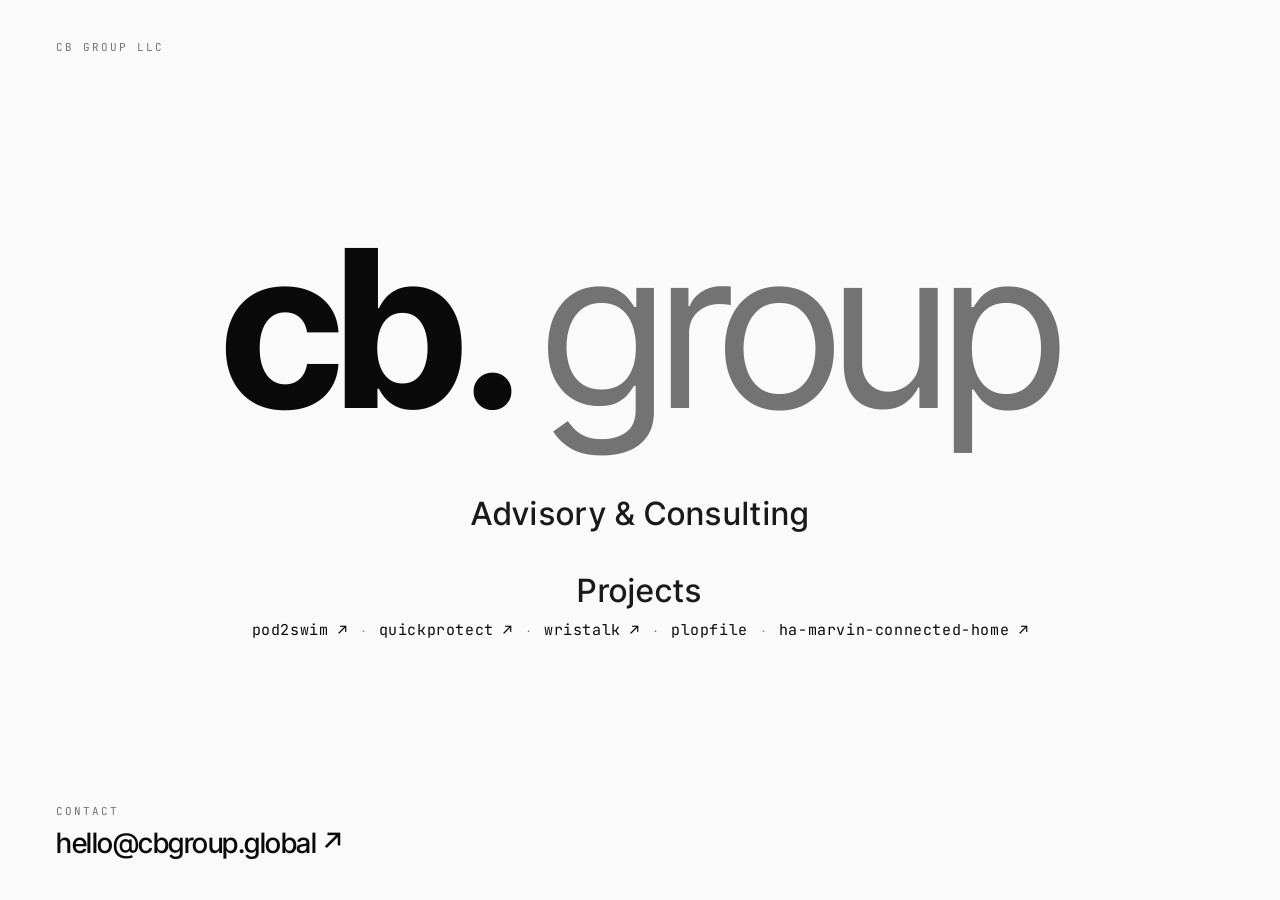
<file: index.html>
<!DOCTYPE html>
<html lang="en">
<head>
<meta charset="UTF-8" />
<meta name="viewport" content="width=device-width, initial-scale=1.0" />
<title>CB Group LLC</title>
<meta name="description" content="CB Group LLC — advisory & consulting, and home of pod2swim, quickprotect and plopfile." />
<meta name="theme-color" content="#FAFAFA" />
<link rel="canonical" href="https://cbgroup.global/" />

<!-- Open Graph -->
<meta property="og:type" content="website" />
<meta property="og:title" content="CB Group LLC" />
<meta property="og:description" content="CB Group LLC — advisory & consulting, and home of pod2swim, quickprotect and plopfile." />
<meta property="og:url" content="https://cbgroup.global/" />
<meta property="og:image" content="https://cbgroup.global/favicon-512.png" />

<!-- Twitter -->
<meta name="twitter:card" content="summary" />
<meta name="twitter:title" content="CB Group LLC" />
<meta name="twitter:description" content="CB Group LLC — advisory & consulting, and home of pod2swim, quickprotect and plopfile." />
<meta name="twitter:image" content="https://cbgroup.global/favicon-512.png" />

<link rel="preconnect" href="https://fonts.googleapis.com" />
<link rel="preconnect" href="https://fonts.gstatic.com" crossorigin />
<link href="https://fonts.googleapis.com/css2?family=Inter+Tight:wght@400;500;700&family=JetBrains+Mono:wght@400&display=swap" rel="stylesheet" />
<link rel="icon" type="image/svg+xml" href="/favicon.svg" />
<link rel="icon" type="image/png" sizes="32x32" href="/favicon-32.png" />
<link rel="icon" type="image/png" sizes="16x16" href="/favicon-16.png" />
<link rel="apple-touch-icon" sizes="180x180" href="/apple-touch-icon.png" />
<link rel="manifest" href="/site.webmanifest" />
<style>
  :root {
    --ink: #0A0A0A;
    --ink-2: #1A1A1A;
    --mute: #737373;
    --bg-soft: #FAFAFA;
  }
  * { box-sizing: border-box; }
  html, body { margin: 0; padding: 0; height: 100%; }
  body {
    background: var(--bg-soft);
    color: var(--ink);
    font-family: "Inter Tight", -apple-system, BlinkMacSystemFont, "Segoe UI", sans-serif;
    -webkit-font-smoothing: antialiased;
    text-rendering: optimizeLegibility;
  }

  .page {
    min-height: 100vh;
    display: grid;
    grid-template-rows: auto 1fr auto;
    padding: 40px 56px;
  }

  /* Header */
  .header,
  .footer {
    display: flex;
    justify-content: flex-start;
    align-items: center;
  }
  .footer { align-items: flex-end; }

  .mono {
    font-family: "JetBrains Mono", ui-monospace, SFMono-Regular, Menlo, monospace;
    font-size: 11px;
    letter-spacing: 0.18em;
    text-transform: uppercase;
    color: var(--mute);
  }

  /* Main */
  .main {
    display: flex;
    flex-direction: column;
    align-items: center;
    justify-content: center;
    text-align: center;
    gap: 56px;
  }

  .wordmark {
    margin: 0;
    font-weight: 700;
    font-size: 220px;
    line-height: 1;
    letter-spacing: -0.035em;
    color: var(--ink);
    display: inline-flex;
    align-items: baseline;
  }
  .wordmark .grp {
    font-weight: 400;
    color: var(--mute);
    margin-left: 0.11em;
  }

  .tagline {
    margin: 0;
    max-width: 760px;
    font-weight: 500;
    font-size: 40px;
    line-height: 1.25;
    letter-spacing: 0.06em;
    color: var(--ink-2);
  }

  /* Offering rows */
  .offerings {
    margin: 0;
    padding: 0;
    list-style: none;
    display: flex;
    flex-direction: column;
    align-items: center;
    gap: 28px;
  }
  .offering-label {
    display: block;
    margin-bottom: 10px;
    font-weight: 500;
    font-size: 32px;
    letter-spacing: 0.04em;
    color: var(--ink-2);
  }
  a.offering-label {
    color: var(--ink-2);
    text-decoration: none;
  }
  a.offering-label:hover {
    text-decoration: underline;
    text-underline-offset: 6px;
  }
  .projects {
    display: flex;
    align-items: center;
    justify-content: center;
    gap: 14px;
    flex-wrap: wrap;
  }
  .project-link {
    font-family: "JetBrains Mono", ui-monospace, SFMono-Regular, Menlo, monospace;
    font-size: 15px;
    letter-spacing: 0.04em;
    color: var(--ink);
    text-decoration: none;
  }
  .project-link:hover {
    text-decoration: underline;
    text-underline-offset: 4px;
  }
  .project-sep {
    color: var(--mute);
    font-size: 13px;
  }

  /* Footer */
  .contact-label { margin-bottom: 8px; }
  .email {
    color: var(--ink);
    text-decoration: none;
    font-size: 28px;
    font-weight: 500;
    letter-spacing: -0.5px;
  }
  .email:hover {
    text-decoration: underline;
    text-underline-offset: 4px;
  }
  .email .arrow { margin-left: 4px; }

  /* Mobile */
  @media (max-width: 768px) {
    .page { padding: 24px; }
    .wordmark { font-size: clamp(56px, 19vw, 220px); }
    .projects { gap: 8px 20px; }
    .project-sep { display: none; }
    .tagline  { font-size: clamp(20px, 4vw, 40px); }
    .main { gap: 32px; }
    .offerings { gap: 20px; }
    .offering-label { font-size: clamp(20px, 5vw, 32px); }
    .email { font-size: 22px; }
  }
</style>
</head>
<body>
  <div class="page">
    <header class="header">
      <span class="mono">CB Group LLC</span>
    </header>

    <main class="main">
      <h1 class="wordmark" aria-label="CB Group"><span>cb</span><span>.</span><span class="grp">group</span></h1>
      <ul class="offerings">
        <li>
          <a class="offering-label" href="mailto:hello@cbgroup.global">Advisory &amp; Consulting</a>
        </li>
        <li>
          <span class="offering-label">Projects</span>
          <span class="projects">
            <a class="project-link" href="https://pod2swim.com" target="_blank" rel="noopener">pod2swim ↗</a>
            <span class="project-sep" aria-hidden="true">·</span>
            <a class="project-link" href="https://quickprotect.app" target="_blank" rel="noopener">quickprotect ↗</a>
            <span class="project-sep" aria-hidden="true">·</span>
            <a class="project-link" href="https://wristalk.app" target="_blank" rel="noopener">wristalk ↗</a>
            <span class="project-sep" aria-hidden="true">·</span>
            <a class="project-link" href="/plopfile/">plopfile</a>
            <span class="project-sep" aria-hidden="true">·</span>
            <a class="project-link" href="https://github.com/cb2206/ha-marvin-connected-home" target="_blank" rel="noopener" title="Home Assistant integration for Marvin Connected Home">ha-marvin-connected-home ↗</a>
          </span>
        </li>
      </ul>
    </main>

    <footer class="footer">
      <div>
        <div class="mono contact-label">Contact</div>
        <a class="email" href="mailto:hello@cbgroup.global">hello@cbgroup.global<span class="arrow" aria-hidden="true">↗</span></a>
      </div>
    </footer>
  </div>
</body>
</html>
</file>
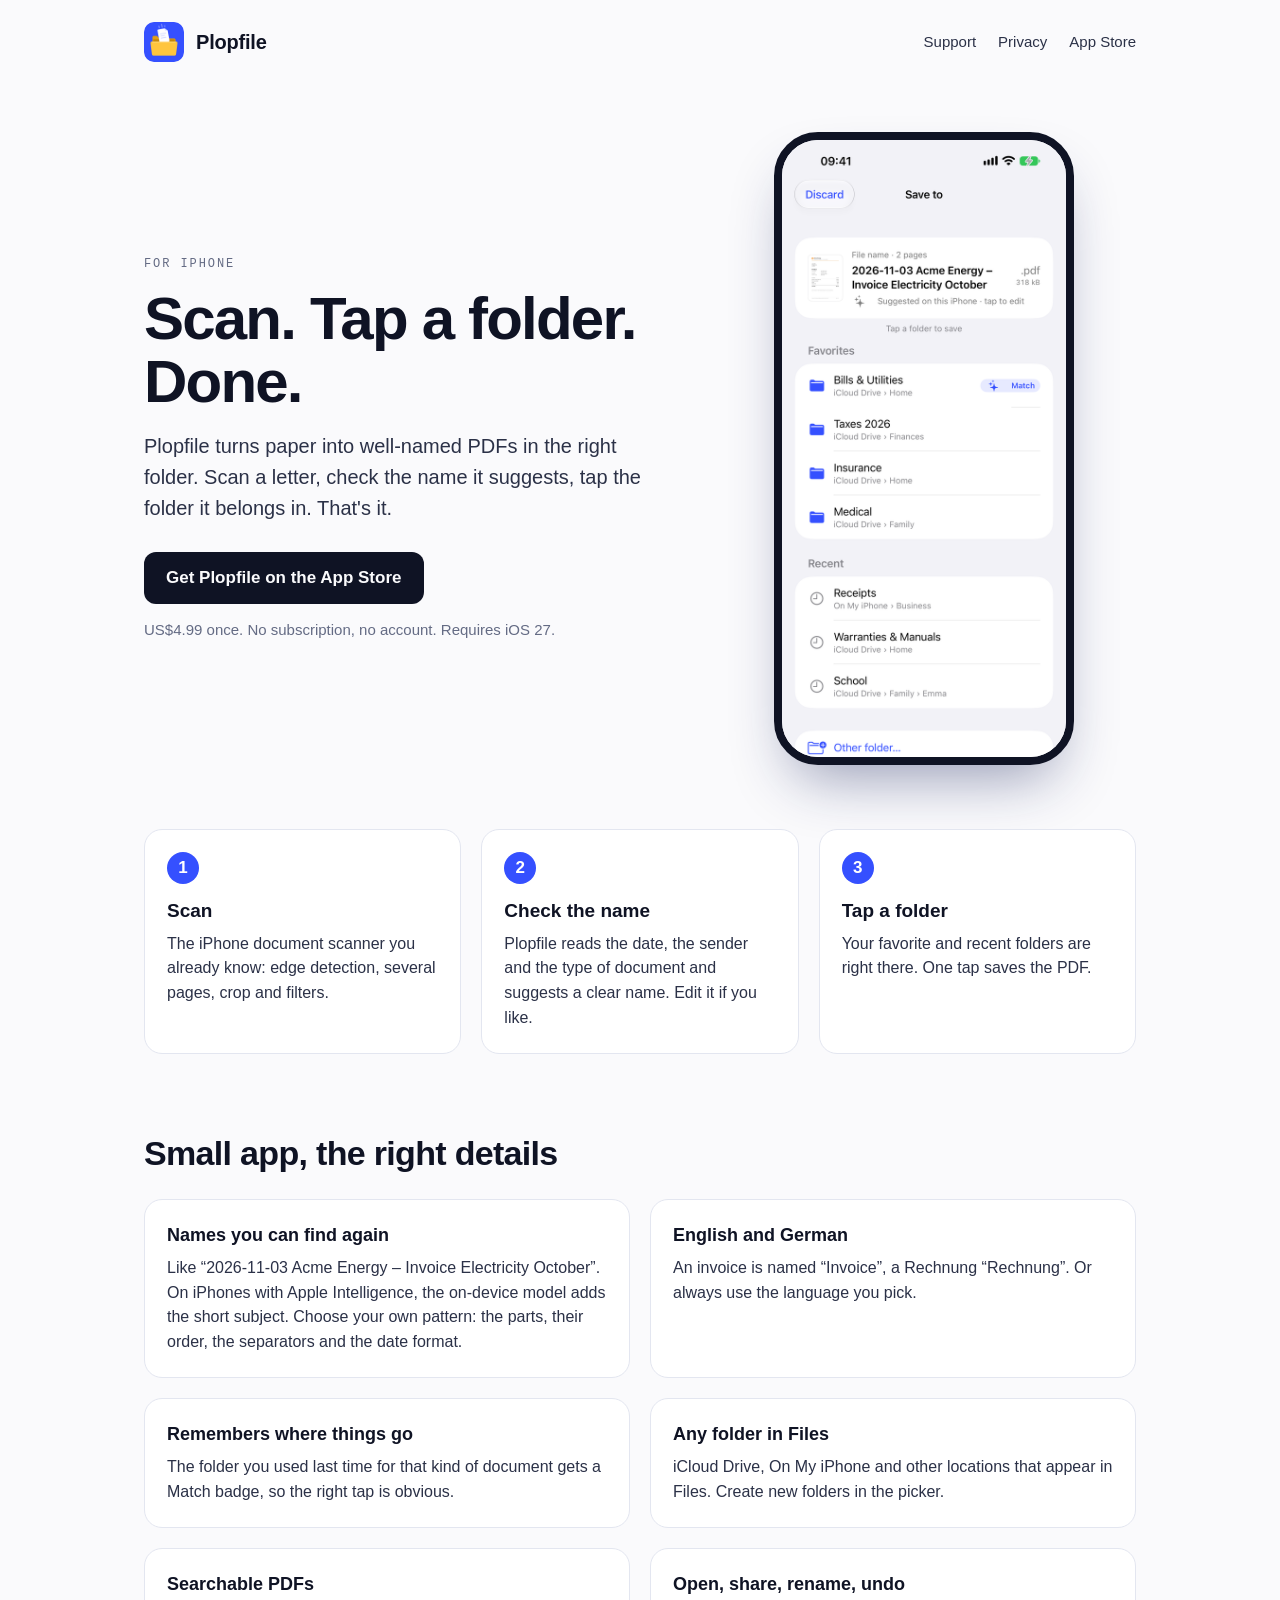
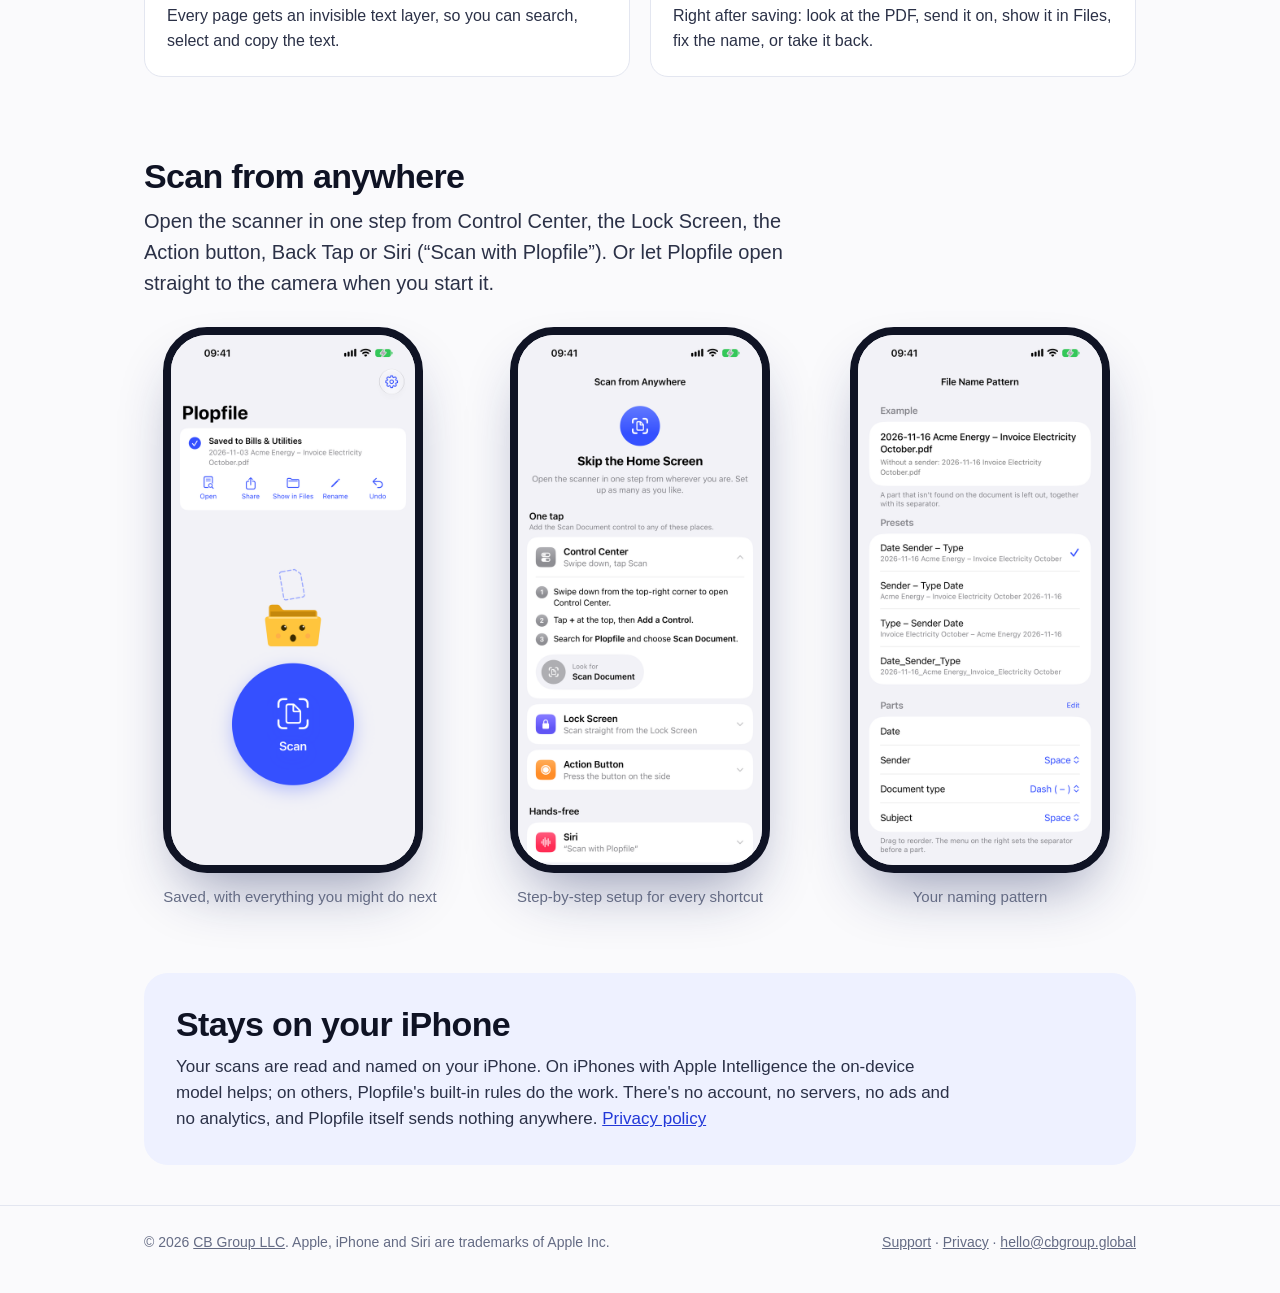
<file: plopfile/index.html>
<!DOCTYPE html>
<html lang="en">
<head>
<meta charset="UTF-8" />
<meta name="viewport" content="width=device-width, initial-scale=1.0" />
<title>Plopfile: scan, name and file PDFs on iPhone</title>
<meta name="description" content="Plopfile turns paper into well-named PDFs in the right folder: scan, check the suggested name, tap a folder. Named on your iPhone, nothing uploaded." />
<link rel="canonical" href="https://cbgroup.global/plopfile/" />
<meta name="apple-itunes-app" content="app-id=6835208316" />
<meta property="og:type" content="website" />
<meta property="og:title" content="Plopfile: scan, name and file PDFs" />
<meta property="og:description" content="Scan a letter, check the suggested name, tap the folder it belongs in. Done." />
<meta property="og:url" content="https://cbgroup.global/plopfile/" />
<meta property="og:image" content="https://cbgroup.global/plopfile/images/icon-512.png" />
<meta name="twitter:card" content="summary" />
<meta name="theme-color" content="#FAFAFC" media="(prefers-color-scheme: light)" />
<meta name="theme-color" content="#0D1020" media="(prefers-color-scheme: dark)" />
<link rel="icon" type="image/png" sizes="180x180" href="/plopfile/images/icon-180.png" />
<link rel="apple-touch-icon" sizes="180x180" href="/plopfile/images/icon-180.png" />
<link rel="stylesheet" href="/plopfile/plopfile.css" />
<script type="application/ld+json">
{"@context": "https://schema.org", "@type": "SoftwareApplication", "name": "Plopfile",
 "operatingSystem": "iOS 27", "applicationCategory": "BusinessApplication",
 "url": "https://cbgroup.global/plopfile/", "installUrl": "https://apps.apple.com/app/id6835208316",
 "offers": {"@type": "Offer", "price": "4.99", "priceCurrency": "USD"},
 "publisher": {"@type": "Organization", "name": "CB Group LLC", "url": "https://cbgroup.global/"}}
</script>
</head>
<body>
<header class="site-header">
  <div class="wrap">
    <a class="brand" href="/plopfile/"><img src="/plopfile/images/icon-180.png" alt="" width="40" height="40" />Plopfile</a>
    <nav class="site-nav" aria-label="Plopfile">
      <a href="/plopfile/support/">Support</a>
      <a href="/plopfile/privacy/">Privacy</a>
      <a href="https://apps.apple.com/app/id6835208316">App Store</a>
    </nav>
  </div>
</header>

<main>
  <div class="wrap">
    <section class="hero">
      <div>
        <p class="eyebrow">For iPhone</p>
        <h1>Scan. Tap a folder. Done.</h1>
        <p class="lead">Plopfile turns paper into well-named PDFs in the right folder. Scan a letter, check the name it suggests, tap the folder it belongs in. That's it.</p>
        <a class="cta" href="https://apps.apple.com/app/id6835208316">Get Plopfile on the App Store</a>
        <p class="price">US$4.99 once. No subscription, no account. Requires iOS 27.</p>
      </div>
      <div class="hero-shot">
        <picture>
          <source srcset="/plopfile/images/save-to-dark.png" media="(prefers-color-scheme: dark)" />
          <img class="phone" src="/plopfile/images/save-to-light.png" width="600" height="1304"
               alt="The Save to screen: a scanned invoice with the suggested name “2026-11-03 Acme Energy – Invoice Electricity October”, above a list of favorite and recent folders. The Bills &amp; Utilities folder is marked Match." />
        </picture>
      </div>
    </section>

    <ol class="steps">
      <li><h3>Scan</h3><p>The iPhone document scanner you already know: edge detection, several pages, crop and filters.</p></li>
      <li><h3>Check the name</h3><p>Plopfile reads the date, the sender and the type of document and suggests a clear name. Edit it if you like.</p></li>
      <li><h3>Tap a folder</h3><p>Your favorite and recent folders are right there. One tap saves the PDF.</p></li>
    </ol>

    <section class="block">
      <h2>Small app, the right details</h2>
      <div class="features">
        <div class="feature"><h3>Names you can find again</h3><p>Like “2026-11-03 Acme Energy – Invoice Electricity October”. On iPhones with Apple Intelligence, the on-device model adds the short subject. Choose your own pattern: the parts, their order, the separators and the date format.</p></div>
        <div class="feature"><h3>English and German</h3><p>An invoice is named “Invoice”, a Rechnung “Rechnung”. Or always use the language you pick.</p></div>
        <div class="feature"><h3>Remembers where things go</h3><p>The folder you used last time for that kind of document gets a Match badge, so the right tap is obvious.</p></div>
        <div class="feature"><h3>Any folder in Files</h3><p>iCloud Drive, On My iPhone and other locations that appear in Files. Create new folders in the picker.</p></div>
        <div class="feature"><h3>Searchable PDFs</h3><p>Every page gets an invisible text layer, so you can search, select and copy the text.</p></div>
        <div class="feature"><h3>Open, share, rename, undo</h3><p>Right after saving: look at the PDF, send it on, show it in Files, fix the name, or take it back.</p></div>
      </div>
    </section>

    <section class="block">
      <h2>Scan from anywhere</h2>
      <p class="lead">Open the scanner in one step from Control Center, the Lock Screen, the Action button, Back Tap or Siri (“Scan with Plopfile”). Or let Plopfile open straight to the camera when you start it.</p>
      <div class="gallery">
        <figure>
          <picture>
            <source srcset="/plopfile/images/saved-dark.png" media="(prefers-color-scheme: dark)" />
            <img class="phone" src="/plopfile/images/saved-light.png" width="600" height="1304" loading="lazy"
                 alt="Home screen with the banner “Saved to Bills &amp; Utilities” and the actions Open, Share, Show in Files, Rename and Undo." />
          </picture>
          <figcaption>Saved, with everything you might do next</figcaption>
        </figure>
        <figure>
          <picture>
            <source srcset="/plopfile/images/triggers-dark.png" media="(prefers-color-scheme: dark)" />
            <img class="phone" src="/plopfile/images/triggers-light.png" width="600" height="1304" loading="lazy"
                 alt="Scan from Anywhere: step-by-step setup for Control Center, Lock Screen, Action Button, Siri and Back Tap." />
          </picture>
          <figcaption>Step-by-step setup for every shortcut</figcaption>
        </figure>
        <figure>
          <picture>
            <source srcset="/plopfile/images/pattern-dark.png" media="(prefers-color-scheme: dark)" />
            <img class="phone" src="/plopfile/images/pattern-light.png" width="600" height="1304" loading="lazy"
                 alt="File Name Pattern settings with presets, the order of the parts, separators, date format and name language." />
          </picture>
          <figcaption>Your naming pattern</figcaption>
        </figure>
      </div>
    </section>

    <section class="privacy-band">
      <h2>Stays on your iPhone</h2>
      <p>Your scans are read and named on your iPhone. On iPhones with Apple Intelligence the on-device model helps; on others, Plopfile's built-in rules do the work. There's no account, no servers, no ads and no analytics, and Plopfile itself sends nothing anywhere. <a href="/plopfile/privacy/">Privacy policy</a></p>
    </section>
  </div>
</main>

<footer class="site-footer">
  <div class="wrap">
    <span>© 2026 <a href="https://cbgroup.global/">CB Group LLC</a>. Apple, iPhone and Siri are trademarks of Apple Inc.</span>
    <span><a href="/plopfile/support/">Support</a> · <a href="/plopfile/privacy/">Privacy</a> · <a href="mailto:hello@cbgroup.global">hello@cbgroup.global</a></span>
  </div>
</footer>
</body>
</html>
</file>
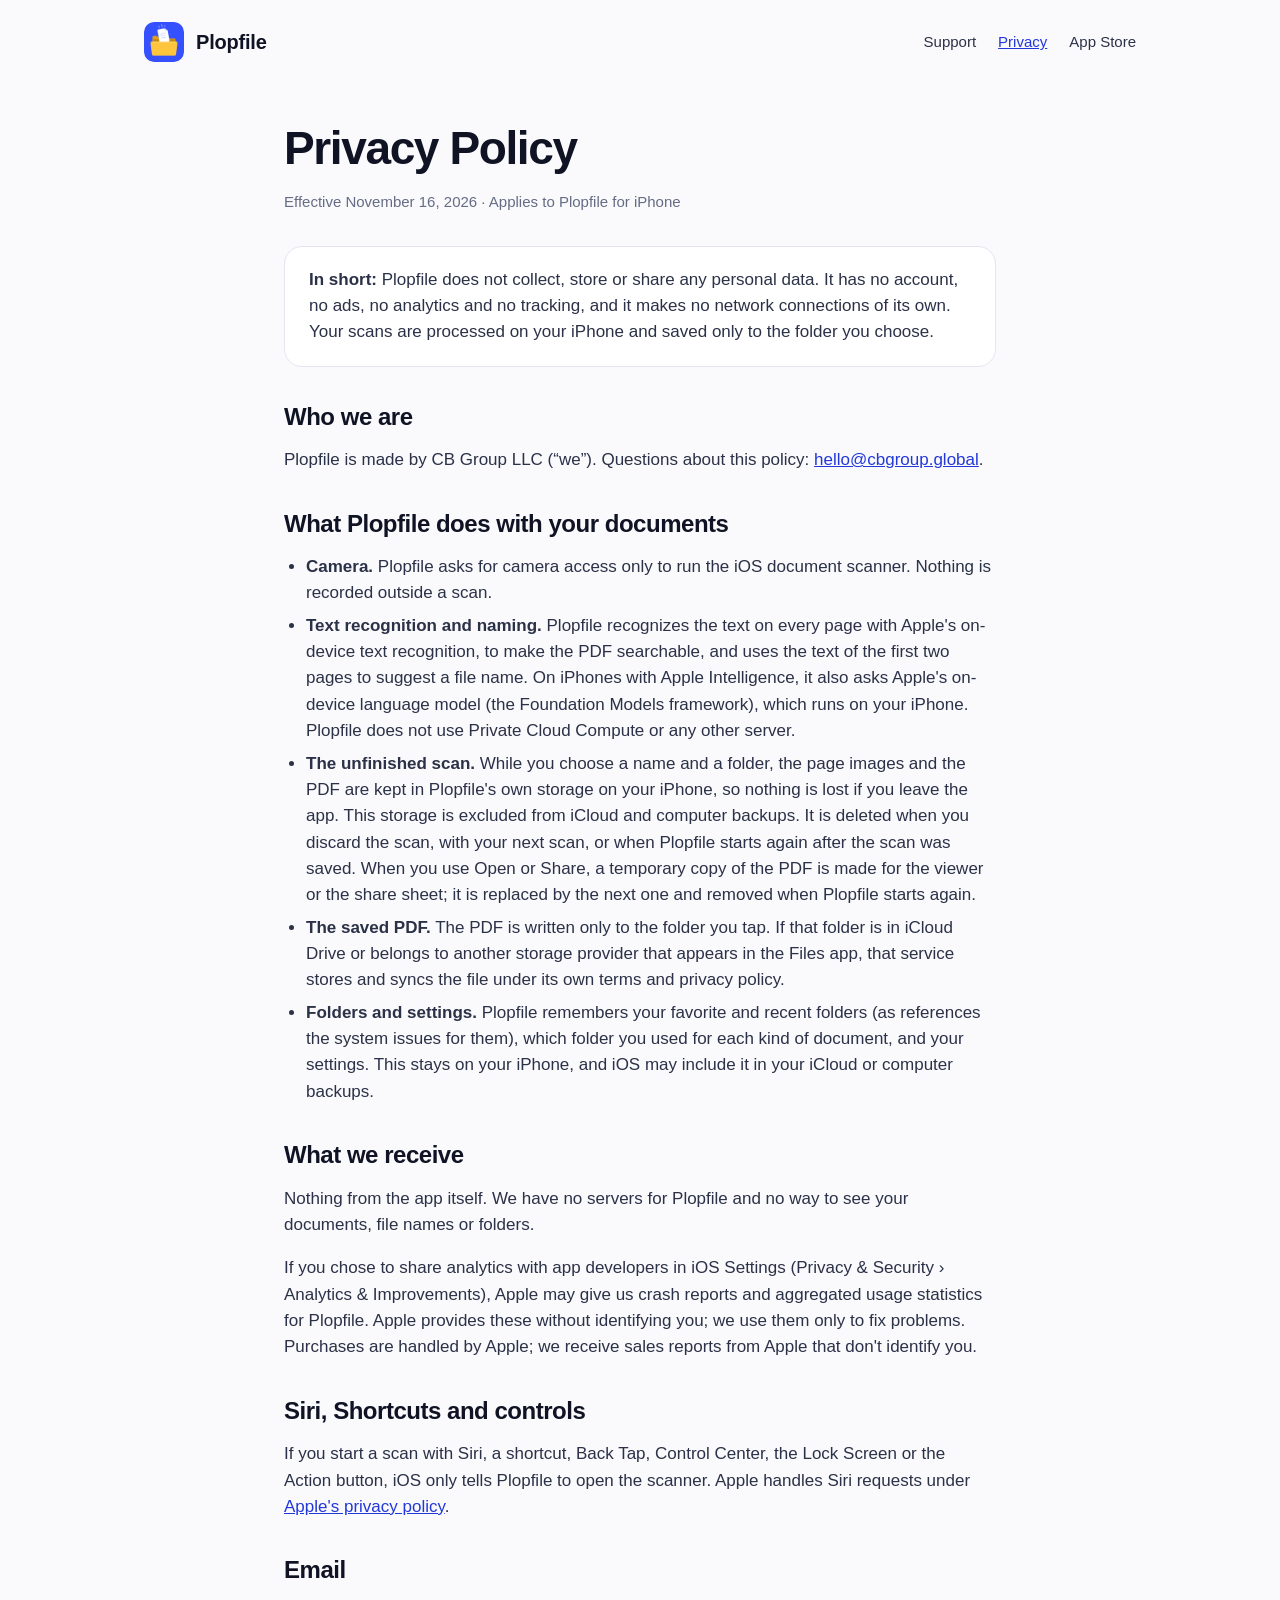
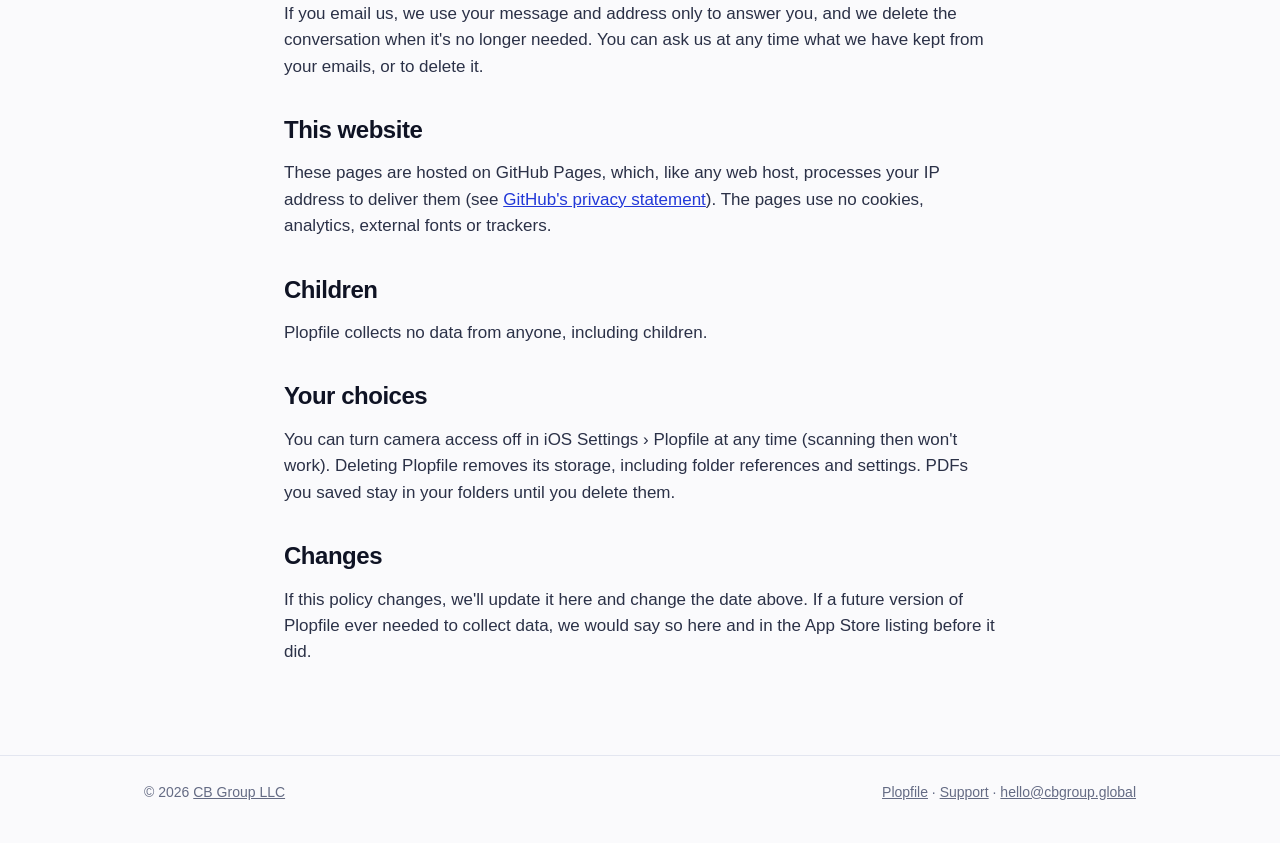
<file: plopfile/privacy/index.html>
<!DOCTYPE html>
<html lang="en">
<head>
<meta charset="UTF-8" />
<meta name="viewport" content="width=device-width, initial-scale=1.0" />
<title>Privacy Policy · Plopfile</title>
<meta name="description" content="Plopfile's privacy policy: Plopfile collects no personal data. Scans are read and named on your iPhone and saved only where you choose." />
<link rel="canonical" href="https://cbgroup.global/plopfile/privacy/" />
<meta name="apple-itunes-app" content="app-id=6835208316" />
<meta name="theme-color" content="#FAFAFC" media="(prefers-color-scheme: light)" />
<meta name="theme-color" content="#0D1020" media="(prefers-color-scheme: dark)" />
<link rel="icon" type="image/png" sizes="180x180" href="/plopfile/images/icon-180.png" />
<link rel="stylesheet" href="/plopfile/plopfile.css" />
</head>
<body>
<header class="site-header">
  <div class="wrap">
    <a class="brand" href="/plopfile/"><img src="/plopfile/images/icon-180.png" alt="" width="40" height="40" />Plopfile</a>
    <nav class="site-nav" aria-label="Plopfile">
      <a href="/plopfile/support/">Support</a>
      <a href="/plopfile/privacy/" aria-current="page">Privacy</a>
      <a href="https://apps.apple.com/app/id6835208316">App Store</a>
    </nav>
  </div>
</header>

<main class="wrap narrow">
  <div class="page-title">
    <h1>Privacy Policy</h1>
    <p class="meta">Effective November 16, 2026 · Applies to Plopfile for iPhone</p>
  </div>

  <div class="prose">
    <div class="summary">
      <p><strong>In short:</strong> Plopfile does not collect, store or share any personal data. It has no account, no ads, no analytics and no tracking, and it makes no network connections of its own. Your scans are processed on your iPhone and saved only to the folder you choose.</p>
    </div>

    <h2>Who we are</h2>
    <p>Plopfile is made by CB Group LLC (“we”). Questions about this policy: <a href="mailto:hello@cbgroup.global">hello@cbgroup.global</a>.</p>

    <h2>What Plopfile does with your documents</h2>
    <ul>
      <li><strong>Camera.</strong> Plopfile asks for camera access only to run the iOS document scanner. Nothing is recorded outside a scan.</li>
      <li><strong>Text recognition and naming.</strong> Plopfile recognizes the text on every page with Apple's on-device text recognition, to make the PDF searchable, and uses the text of the first two pages to suggest a file name. On iPhones with Apple Intelligence, it also asks Apple's on-device language model (the Foundation Models framework), which runs on your iPhone. Plopfile does not use Private Cloud Compute or any other server.</li>
      <li><strong>The unfinished scan.</strong> While you choose a name and a folder, the page images and the PDF are kept in Plopfile's own storage on your iPhone, so nothing is lost if you leave the app. This storage is excluded from iCloud and computer backups. It is deleted when you discard the scan, with your next scan, or when Plopfile starts again after the scan was saved. When you use Open or Share, a temporary copy of the PDF is made for the viewer or the share sheet; it is replaced by the next one and removed when Plopfile starts again.</li>
      <li><strong>The saved PDF.</strong> The PDF is written only to the folder you tap. If that folder is in iCloud Drive or belongs to another storage provider that appears in the Files app, that service stores and syncs the file under its own terms and privacy policy.</li>
      <li><strong>Folders and settings.</strong> Plopfile remembers your favorite and recent folders (as references the system issues for them), which folder you used for each kind of document, and your settings. This stays on your iPhone, and iOS may include it in your iCloud or computer backups.</li>
    </ul>

    <h2>What we receive</h2>
    <p>Nothing from the app itself. We have no servers for Plopfile and no way to see your documents, file names or folders.</p>
    <p>If you chose to share analytics with app developers in iOS Settings (Privacy &amp; Security › Analytics &amp; Improvements), Apple may give us crash reports and aggregated usage statistics for Plopfile. Apple provides these without identifying you; we use them only to fix problems. Purchases are handled by Apple; we receive sales reports from Apple that don't identify you.</p>

    <h2>Siri, Shortcuts and controls</h2>
    <p>If you start a scan with Siri, a shortcut, Back Tap, Control Center, the Lock Screen or the Action button, iOS only tells Plopfile to open the scanner. Apple handles Siri requests under <a href="https://www.apple.com/legal/privacy/">Apple's privacy policy</a>.</p>

    <h2>Email</h2>
    <p>If you email us, we use your message and address only to answer you, and we delete the conversation when it's no longer needed. You can ask us at any time what we have kept from your emails, or to delete it.</p>

    <h2>This website</h2>
    <p>These pages are hosted on GitHub Pages, which, like any web host, processes your IP address to deliver them (see <a href="https://docs.github.com/site-policy/privacy-policies/github-general-privacy-statement">GitHub's privacy statement</a>). The pages use no cookies, analytics, external fonts or trackers.</p>

    <h2>Children</h2>
    <p>Plopfile collects no data from anyone, including children.</p>

    <h2>Your choices</h2>
    <p>You can turn camera access off in iOS Settings › Plopfile at any time (scanning then won't work). Deleting Plopfile removes its storage, including folder references and settings. PDFs you saved stay in your folders until you delete them.</p>

    <h2>Changes</h2>
    <p>If this policy changes, we'll update it here and change the date above. If a future version of Plopfile ever needed to collect data, we would say so here and in the App Store listing before it did.</p>
  </div>
</main>

<footer class="site-footer">
  <div class="wrap">
    <span>© 2026 <a href="https://cbgroup.global/">CB Group LLC</a></span>
    <span><a href="/plopfile/">Plopfile</a> · <a href="/plopfile/support/">Support</a> · <a href="mailto:hello@cbgroup.global">hello@cbgroup.global</a></span>
  </div>
</footer>
</body>
</html>
</file>
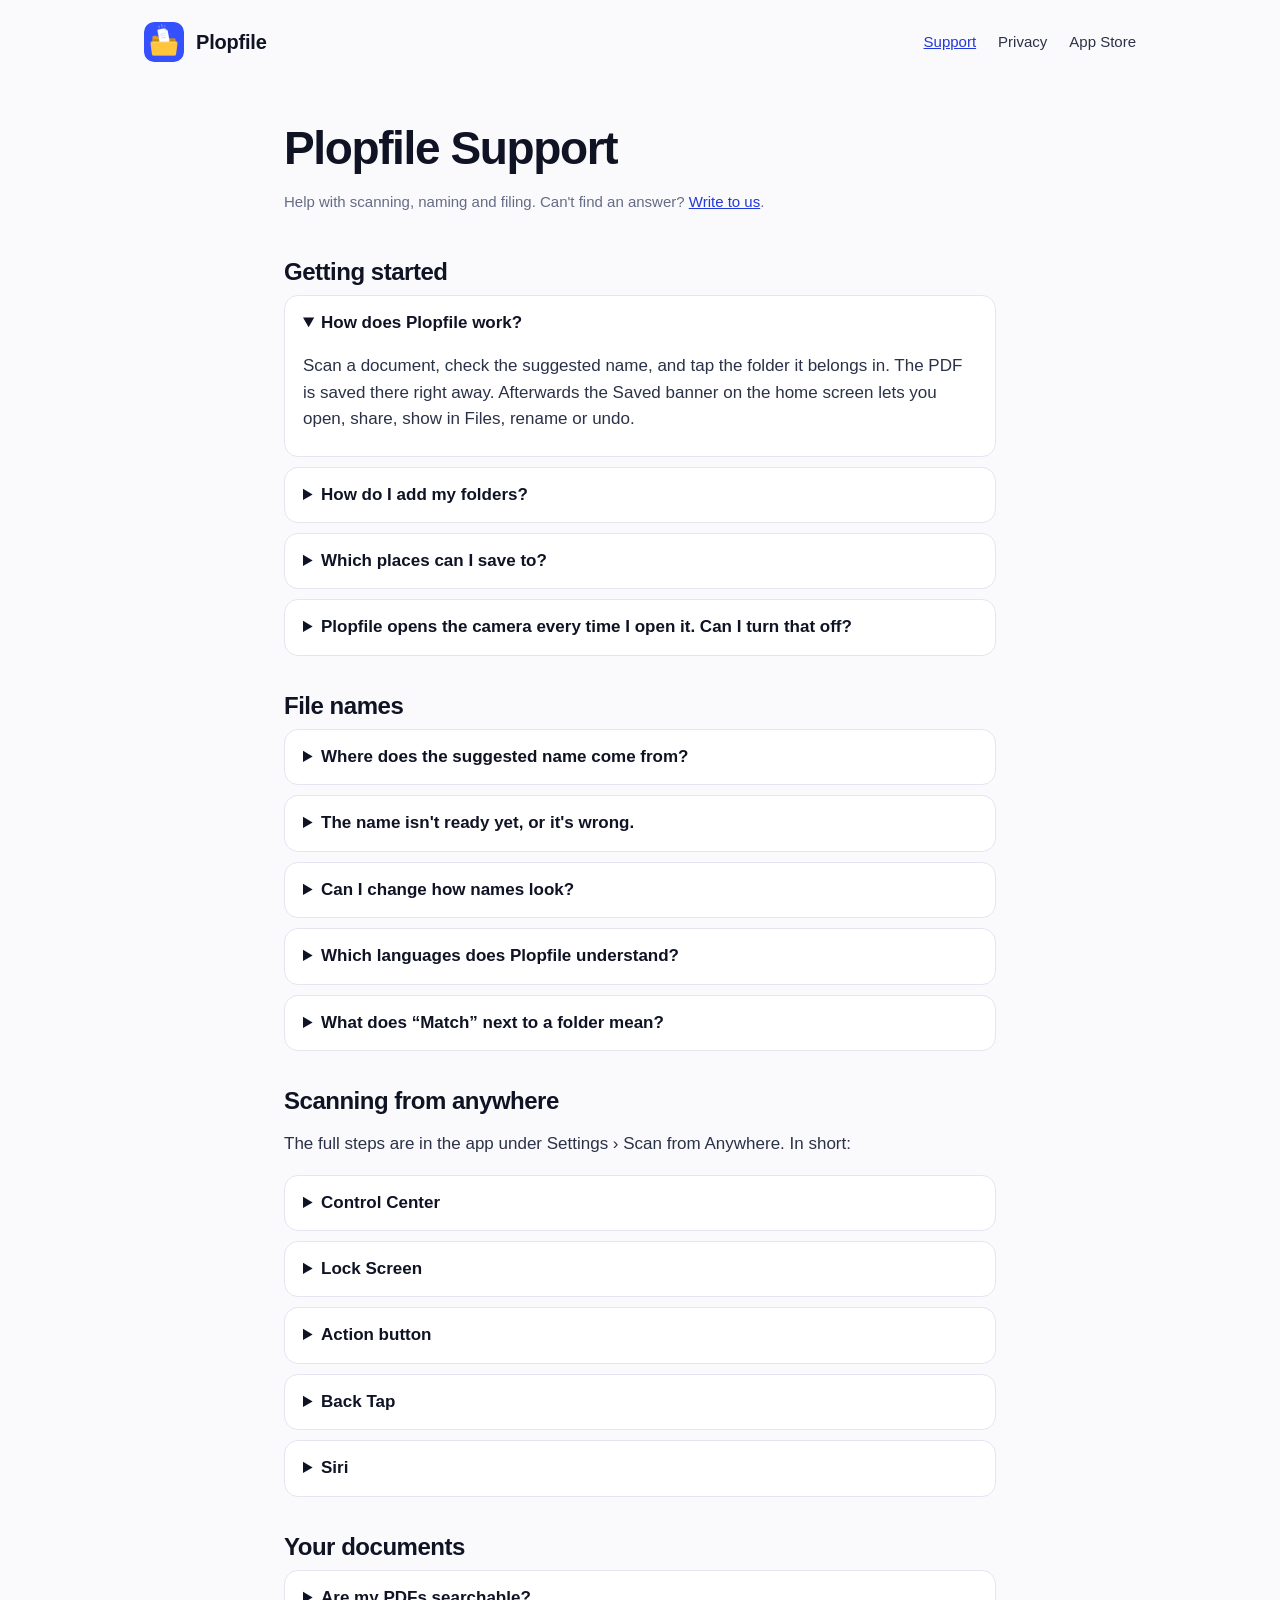
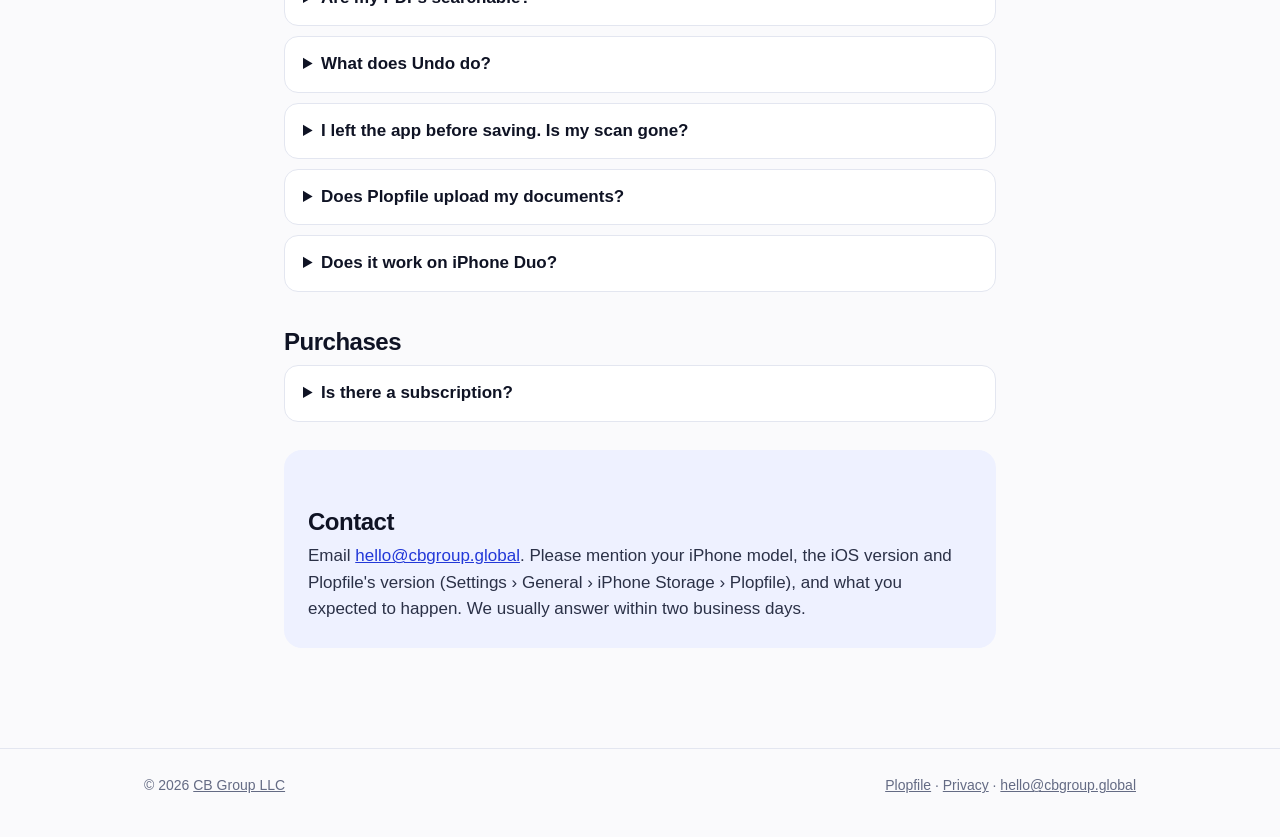
<file: plopfile/support/index.html>
<!DOCTYPE html>
<html lang="en">
<head>
<meta charset="UTF-8" />
<meta name="viewport" content="width=device-width, initial-scale=1.0" />
<title>Support · Plopfile</title>
<meta name="description" content="Help for Plopfile: getting started, file names, folders, scanning from Control Center, the Action button, Back Tap and Siri, and how to contact us." />
<link rel="canonical" href="https://cbgroup.global/plopfile/support/" />
<meta name="apple-itunes-app" content="app-id=6835208316" />
<meta name="theme-color" content="#FAFAFC" media="(prefers-color-scheme: light)" />
<meta name="theme-color" content="#0D1020" media="(prefers-color-scheme: dark)" />
<link rel="icon" type="image/png" sizes="180x180" href="/plopfile/images/icon-180.png" />
<link rel="stylesheet" href="/plopfile/plopfile.css" />
</head>
<body>
<header class="site-header">
  <div class="wrap">
    <a class="brand" href="/plopfile/"><img src="/plopfile/images/icon-180.png" alt="" width="40" height="40" />Plopfile</a>
    <nav class="site-nav" aria-label="Plopfile">
      <a href="/plopfile/support/" aria-current="page">Support</a>
      <a href="/plopfile/privacy/">Privacy</a>
      <a href="https://apps.apple.com/app/id6835208316">App Store</a>
    </nav>
  </div>
</header>

<main class="wrap narrow">
  <div class="page-title">
    <h1>Plopfile Support</h1>
    <p class="meta">Help with scanning, naming and filing. Can't find an answer? <a href="#contact">Write to us</a>.</p>
  </div>

  <div class="prose">
    <h2>Getting started</h2>
    <details open>
      <summary>How does Plopfile work?</summary>
      <p>Scan a document, check the suggested name, and tap the folder it belongs in. The PDF is saved there right away. Afterwards the Saved banner on the home screen lets you open, share, show in Files, rename or undo.</p>
    </details>
    <details>
      <summary>How do I add my folders?</summary>
      <p>On first launch Plopfile asks for the folders you save to most. Later, add, reorder or remove favorites in Settings (the gear on the home screen) under Favorite folders. You can also save to any other folder with “Other folder…” after a scan; it then shows up under Recent. New folders can be created inside the folder picker.</p>
    </details>
    <details>
      <summary>Which places can I save to?</summary>
      <p>Any folder you can pick in the Files app: iCloud Drive, On My iPhone, and other locations that appear in Files, such as the apps of other storage services. Some services occasionally end Plopfile's access; the folder is then marked “Reconnect”, and tapping it opens the folder picker so you can pick it again.</p>
    </details>
    <details>
      <summary>Plopfile opens the camera every time I open it. Can I turn that off?</summary>
      <p>Yes: Settings › Scanning › Open scanner on start. Control Center, the Action button, Siri and shortcuts still open the scanner directly.</p>
    </details>

    <h2>File names</h2>
    <details>
      <summary>Where does the suggested name come from?</summary>
      <p>Plopfile recognizes the text on the first two pages and looks for the date, the sender and the type of document. On iPhones with Apple Intelligence turned on, Apple's on-device model reads the document and also adds a short subject. On other iPhones, Plopfile's built-in rules look for the date, the sender (best when the letterhead names a company form such as Inc., LLC or GmbH) and common document types. Everything happens on your iPhone.</p>
    </details>
    <details>
      <summary>The name isn't ready yet, or it's wrong.</summary>
      <p>Until the suggestion arrives, the name field shows today's date and “Scan”, and you can already tap a folder. If the suggestion comes after you saved, Rename offers it. You can always type your own name before tapping a folder, or rename afterwards. Clear, flat, well-lit scans give the best results.</p>
    </details>
    <details>
      <summary>Can I change how names look?</summary>
      <p>Yes: Settings › File names › Pattern. Pick a preset or choose the parts (date, sender, type, subject), their order and the separator before each, the date format, and whether names follow the document's language or are always German or English. Parts that aren't found on a document are left out.</p>
    </details>
    <details>
      <summary>Which languages does Plopfile understand?</summary>
      <p>English and German documents. For other languages, or when there is little text, names use your iPhone's language if it is German, otherwise English. The app itself is in English.</p>
    </details>
    <details>
      <summary>What does “Match” next to a folder mean?</summary>
      <p>It's the folder you last used for the same kind of document, for example invoices. Nothing moves around; the badge just shows the likely choice.</p>
    </details>

    <h2>Scanning from anywhere</h2>
    <p>The full steps are in the app under Settings › Scan from Anywhere. In short:</p>
    <details>
      <summary>Control Center</summary>
      <p>Open Control Center, tap + at the top, then Add a Control. Search for Plopfile and choose Scan Document.</p>
    </details>
    <details>
      <summary>Lock Screen</summary>
      <p>Touch and hold the Lock Screen, tap Customize › Lock Screen, remove one of the two buttons at the bottom and add Plopfile's Scan Document in its place. Your iPhone asks for Face ID or your passcode before the scanner opens.</p>
    </details>
    <details>
      <summary>Action button</summary>
      <p>On iPhones with an Action button: Settings › Action Button, swipe to Controls, tap Choose a Control, then search for Plopfile and choose Scan Document.</p>
    </details>
    <details>
      <summary>Back Tap</summary>
      <p>Create a shortcut with Plopfile's Scan Document action in the Shortcuts app. Then open Settings › Accessibility › Touch › Back Tap, choose Double Tap or Triple Tap, and pick your shortcut.</p>
    </details>
    <details>
      <summary>Siri</summary>
      <p>Say “Scan with Plopfile”. To say just “Scan document”, create a shortcut with Plopfile's Scan Document action and name it “Scan document”.</p>
    </details>

    <h2>Your documents</h2>
    <details>
      <summary>Are my PDFs searchable?</summary>
      <p>Yes. Every page gets an invisible layer with the recognized text, so you can search, select and copy it in PDF viewers.</p>
    </details>
    <details>
      <summary>What does Undo do?</summary>
      <p>Undo deletes the PDF that was just saved and takes you back to choosing a name and folder, with the same scan. It's available until your next scan, or until Plopfile is closed.</p>
    </details>
    <details>
      <summary>I left the app before saving. Is my scan gone?</summary>
      <p>No. The home screen shows “Finish your last scan?” with Finish and Discard.</p>
    </details>
    <details>
      <summary>Does Plopfile upload my documents?</summary>
      <p>No. Plopfile has no servers and sends nothing anywhere. See the <a href="/plopfile/privacy/">privacy policy</a>.</p>
    </details>
    <details>
      <summary>Does it work on iPhone Duo?</summary>
      <p>Yes. Unfolded, the scanned pages appear large on one side while you name and file on the other.</p>
    </details>

    <h2>Purchases</h2>
    <details>
      <summary>Is there a subscription?</summary>
      <p>No. Plopfile is a one-time purchase with no in-app purchases. For refunds, use Apple's <a href="https://reportaproblem.apple.com/">Report a Problem</a> page.</p>
    </details>

    <div class="contact-card" id="contact">
      <h2>Contact</h2>
      <p>Email <a href="mailto:hello@cbgroup.global?subject=Plopfile%20support">hello@cbgroup.global</a>. Please mention your iPhone model, the iOS version and Plopfile's version (Settings › General › iPhone Storage › Plopfile), and what you expected to happen. We usually answer within two business days.</p>
    </div>
  </div>
</main>

<footer class="site-footer">
  <div class="wrap">
    <span>© 2026 <a href="https://cbgroup.global/">CB Group LLC</a></span>
    <span><a href="/plopfile/">Plopfile</a> · <a href="/plopfile/privacy/">Privacy</a> · <a href="mailto:hello@cbgroup.global">hello@cbgroup.global</a></span>
  </div>
</footer>
</body>
</html>
</file>
<file: plopfile/plopfile.css>
/* Plopfile pages (cbgroup.global/plopfile/). Colors follow the app icon. */
:root {
  --brand: #3550FF;
  --brand-ink: #2238D8;
  --folder: #FFC53D;
  --ink: #0F1324;
  --ink-2: #2B3147;
  --mute: #646B84;
  --line: #E3E6F0;
  --bg: #FAFAFC;
  --card: #FFFFFF;
  --tint: #EEF1FF;
  color-scheme: light dark;
}
@media (prefers-color-scheme: dark) {
  :root {
    --brand: #6F84FF;
    --brand-ink: #8C9CFF;
    --ink: #F2F4FB;
    --ink-2: #D5DAEA;
    --mute: #9AA2BE;
    --line: #262C45;
    --bg: #0D1020;
    --card: #151A30;
    --tint: #1A2142;
  }
}
* { box-sizing: border-box; }
html { -webkit-text-size-adjust: 100%; }
body {
  margin: 0;
  background: var(--bg);
  color: var(--ink);
  font: 17px/1.55 -apple-system, BlinkMacSystemFont, "Segoe UI", Roboto, Helvetica, Arial, sans-serif;
  -webkit-font-smoothing: antialiased;
}
a { color: var(--brand-ink); }
a:hover { text-underline-offset: 3px; }
img { max-width: 100%; height: auto; }

.wrap { max-width: 1040px; margin: 0 auto; padding: 0 24px; }
.narrow { max-width: 760px; }

/* Header */
.site-header { padding: 22px 0; }
.site-header .wrap { display: flex; align-items: center; justify-content: space-between; gap: 16px; flex-wrap: wrap; }
.brand { display: inline-flex; align-items: center; gap: 12px; color: var(--ink); text-decoration: none; font-weight: 700; font-size: 20px; letter-spacing: -0.01em; }
.brand img { width: 40px; height: 40px; border-radius: 10px; }
.site-nav { display: flex; gap: 22px; font-size: 15px; }
.site-nav a { color: var(--ink-2); text-decoration: none; }
.site-nav a:hover, .site-nav a[aria-current="page"] { color: var(--brand-ink); text-decoration: underline; }

/* Hero */
.hero { padding: 48px 0 24px; display: grid; grid-template-columns: 1.1fr 0.9fr; gap: 48px; align-items: center; }
.eyebrow { font: 12px/1.4 ui-monospace, SFMono-Regular, Menlo, Consolas, monospace; letter-spacing: 0.16em; text-transform: uppercase; color: var(--mute); margin: 0 0 14px; }
h1 { font-size: clamp(38px, 6vw, 60px); line-height: 1.05; letter-spacing: -0.03em; margin: 0 0 18px; }
.lead { font-size: 20px; color: var(--ink-2); margin: 0 0 28px; max-width: 34em; }
.cta { display: inline-flex; align-items: center; gap: 10px; background: var(--ink); color: var(--bg); padding: 13px 22px; border-radius: 12px; font-weight: 600; text-decoration: none; font-size: 17px; }
.cta:hover { opacity: 0.9; }
.cta svg { width: 20px; height: 20px; fill: currentColor; }
.price { color: var(--mute); font-size: 15px; margin: 14px 0 0; }
.hero-shot { justify-self: center; }

.phone { width: 100%; max-width: 300px; border-radius: 44px; border: 8px solid #0F1324; box-shadow: 0 30px 60px -20px rgba(20, 30, 90, 0.45); background: #0F1324; display: block; }
@media (prefers-color-scheme: dark) { .phone { border-color: #2C3350; } }

/* Steps */
.steps { display: grid; grid-template-columns: repeat(3, 1fr); gap: 20px; padding: 40px 0; margin: 0; list-style: none; counter-reset: step; }
.steps li { background: var(--card); border: 1px solid var(--line); border-radius: 18px; padding: 22px; counter-increment: step; }
.steps li::before { content: counter(step); display: inline-grid; place-items: center; width: 32px; height: 32px; border-radius: 50%; background: var(--brand); color: #fff; font-weight: 700; margin-bottom: 12px; }
.steps h3 { margin: 0 0 6px; font-size: 19px; }
.steps p { margin: 0; color: var(--ink-2); font-size: 16px; }

/* Features */
section.block { padding: 40px 0; }
h2 { font-size: clamp(26px, 4vw, 34px); letter-spacing: -0.02em; margin: 0 0 10px; line-height: 1.15; }
.features { display: grid; grid-template-columns: repeat(2, 1fr); gap: 20px; margin-top: 26px; }
.feature { background: var(--card); border: 1px solid var(--line); border-radius: 18px; padding: 22px; }
.feature h3 { margin: 0 0 6px; font-size: 18px; }
.feature p { margin: 0; color: var(--ink-2); font-size: 16px; }

.gallery { display: grid; grid-template-columns: repeat(3, 1fr); gap: 28px; justify-items: center; margin-top: 28px; }
.gallery figure { margin: 0; text-align: center; }
.gallery figcaption { margin-top: 12px; color: var(--mute); font-size: 15px; }
.gallery .phone { max-width: 260px; }

.privacy-band { background: var(--tint); border-radius: 24px; padding: 32px; margin: 24px 0 8px; }
.privacy-band p { margin: 0; color: var(--ink-2); max-width: 46em; }

/* Text pages */
.page-title { padding: 40px 0 8px; }
.page-title h1 { font-size: clamp(34px, 5vw, 46px); }
.meta { color: var(--mute); font-size: 15px; margin: 0; }
.prose { padding-bottom: 32px; }
.prose h2 { font-size: 24px; margin: 36px 0 8px; }
.prose h3 { font-size: 19px; margin: 26px 0 6px; }
.prose p, .prose li { color: var(--ink-2); }
.prose ul { padding-left: 22px; }
.prose li { margin: 6px 0; }
.summary { background: var(--card); border: 1px solid var(--line); border-radius: 18px; padding: 20px 24px; margin: 24px 0; }
.summary p { margin: 0; }
details { background: var(--card); border: 1px solid var(--line); border-radius: 14px; padding: 14px 18px; margin: 10px 0; }
details[open] { padding-bottom: 6px; }
summary { cursor: pointer; font-weight: 600; color: var(--ink); }
details > :not(summary) { color: var(--ink-2); }
.contact-card { background: var(--tint); border-radius: 18px; padding: 22px 24px; margin: 28px 0; }
.contact-card p { margin: 4px 0; }

/* Footer */
.site-footer { border-top: 1px solid var(--line); margin-top: 40px; padding: 26px 0 40px; color: var(--mute); font-size: 14px; }
.site-footer .wrap { display: flex; justify-content: space-between; gap: 16px; flex-wrap: wrap; }
.site-footer a { color: var(--mute); }

@media (max-width: 820px) {
  .hero { grid-template-columns: 1fr; gap: 32px; padding-top: 24px; }
  .hero-shot { order: 2; }
  .steps, .features, .gallery { grid-template-columns: 1fr; }
  .lead { font-size: 18px; }
  .privacy-band { padding: 24px; }
}
</file>
